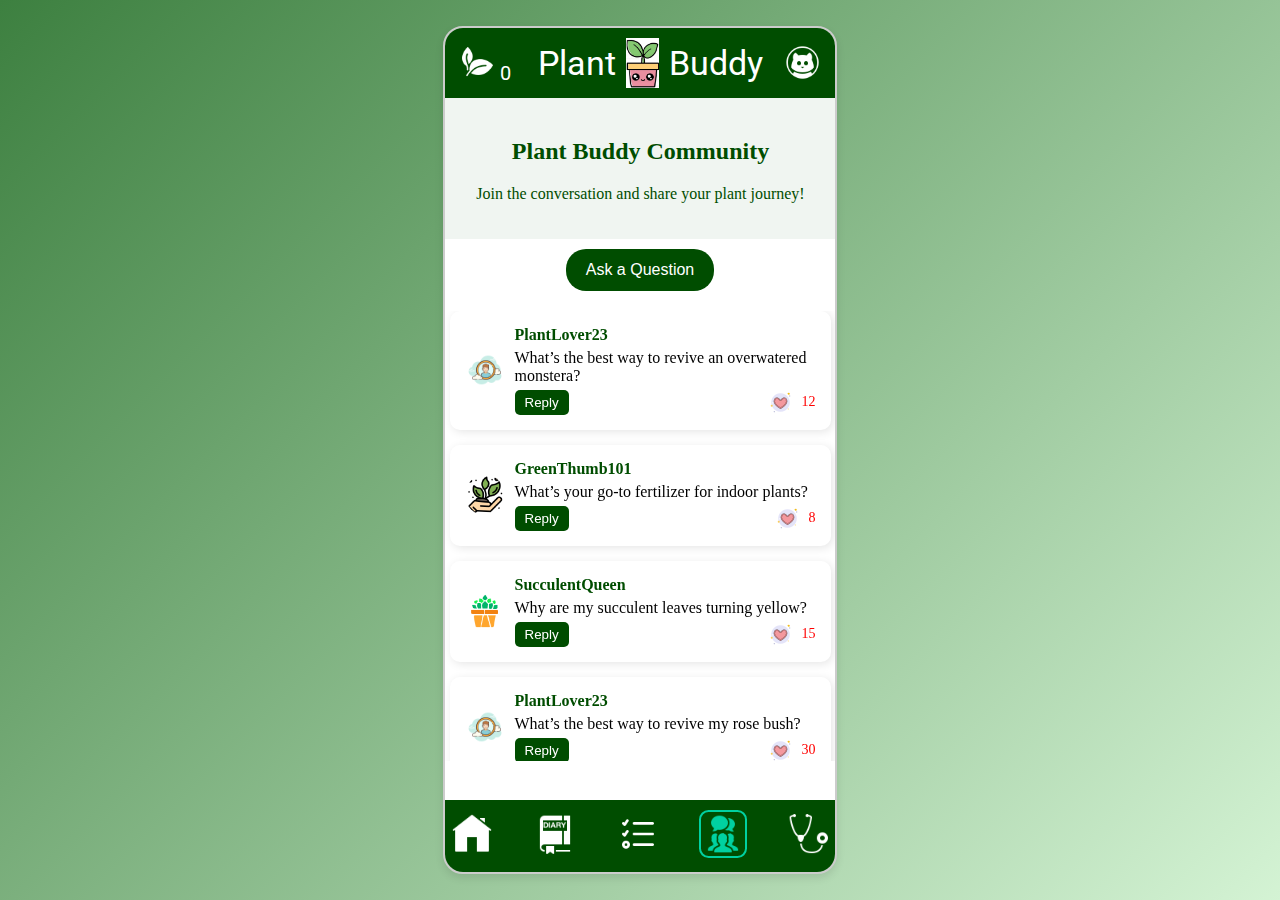
<file: community.html>
<!DOCTYPE html>

<html lang="en">
  <head>
    <head>
      <meta charset="UTF-8" />
      <meta name="viewport" content="width=device-width, initial-scale=1.0" />
      <link href="index.css" rel="stylesheet" />
      <link href="community.css" rel="stylesheet" />
      <link rel="icon" type="image/png" href="images/logo.png" />
      <title>Plant Buddy</title>
    </head>
  </head>

  <body class="background">
    <div class="phone-screen">
      <div class="logo-container">
        <div class="streak">
          <img src="images/leaf-white.png" alt="leaf" class="leaf" />
          <span>0</span>
        </div>

        <div class="logo-center">
          <span>Plant</span>
          <img src="images/logo.png" alt="logo" class="logo" />
          <span>Buddy</span>
        </div>

        <div class="profile">
          <a href="profile.html">
            <img src="images/profile-white.png" alt="profile" class="profile" />
          </a>
        </div>
      </div>

      <div class="community-container">
        <div class="community-header">
          <h2>Plant Buddy Community</h2>
          <p>Join the conversation and share your plant journey!</p>
        </div>

        <div class="ask-button">
          <button class="ask-question-btn">Ask a Question</button>
        </div>

        <div class="community-content">
          <!-- First Question -->
          <div class="community-post">
            <img
              src="images/community/profile-pic-1.png"
              alt="User"
              class="user-icon"
            />
            <div class="post-content">
              <h4 class="username">PlantLover23</h4>
              <p class="question">
                What’s the best way to revive an overwatered monstera?
              </p>
              <div class="post-actions">
                <button class="reply-btn">Reply</button>
                <span class="likes">
                  <img
                    src="images/community/heart.png"
                    alt="heart"
                    class="heart-icon"
                  />
                  12
                </span>
              </div>
            </div>
          </div>

          <!-- Second Question -->
          <div class="community-post">
            <img
              src="images/community/profile-pic-3.png"
              alt="User"
              class="user-icon"
            />
            <div class="post-content">
              <h4 class="username">GreenThumb101</h4>
              <p class="question">
                What’s your go-to fertilizer for indoor plants?
              </p>
              <div class="post-actions">
                <button class="reply-btn">Reply</button>
                <span class="likes">
                  <img
                    src="images/community/heart.png"
                    alt="heart"
                    class="heart-icon"
                  />
                  8
                </span>
              </div>
            </div>
          </div>

          <!-- Third Question -->
          <div class="community-post">
            <img
              src="images/community/profile-pic-2.png"
              alt="User"
              class="user-icon"
            />
            <div class="post-content">
              <h4 class="username">SucculentQueen</h4>
              <p class="question">
                Why are my succulent leaves turning yellow?
              </p>
              <div class="post-actions">
                <button class="reply-btn">Reply</button>
                <span class="likes">
                  <img
                    src="images/community/heart.png"
                    alt="heart"
                    class="heart-icon"
                  />
                  15
                </span>
              </div>
            </div>
          </div>

          <!-- Fourth Question -->
          <div class="community-post">
            <img
              src="images/community/profile-pic-1.png"
              alt="User"
              class="user-icon"
            />
            <div class="post-content">
              <h4 class="username">PlantLover23</h4>
              <p class="question">
                What’s the best way to revive my rose bush?
              </p>
              <div class="post-actions">
                <button class="reply-btn">Reply</button>
                <span class="likes">
                  <img
                    src="images/community/heart.png"
                    alt="heart"
                    class="heart-icon"
                  />
                  30
                </span>
              </div>
            </div>
          </div>
        </div>
      </div>

      <div class="nav-bar">
        <a href="index.html" class="nav-link">
          <img src="images/home-white.png" alt="home" class="nav-icon" />
        </a>
        <a href="journal.html" class="nav-link">
          <img src="images/journal-white.png" alt="journal" class="nav-icon" />
        </a>
        <a href="todo.html" class="nav-link">
          <img
            src="images/to-do-list-white.png"
            alt="to-do-list"
            class="nav-icon"
          />
        </a>
        <a href="community.html" class="nav-link">
          <img
            src="images/community-white.png"
            alt="community"
            class="nav-icon"
          />
        </a>
        <a href="plantdoc.html" class="nav-link">
          <img
            src="images/stethoscope-white.png"
            alt="plantdoc"
            class="nav-icon"
          />
        </a>
      </div>
    </div>

    <script src="index/nav-bar.js"></script>
    <script src="js/streak.js"></script>
    <script src="js/community.js"></script>
  </body>
</html>
</file>
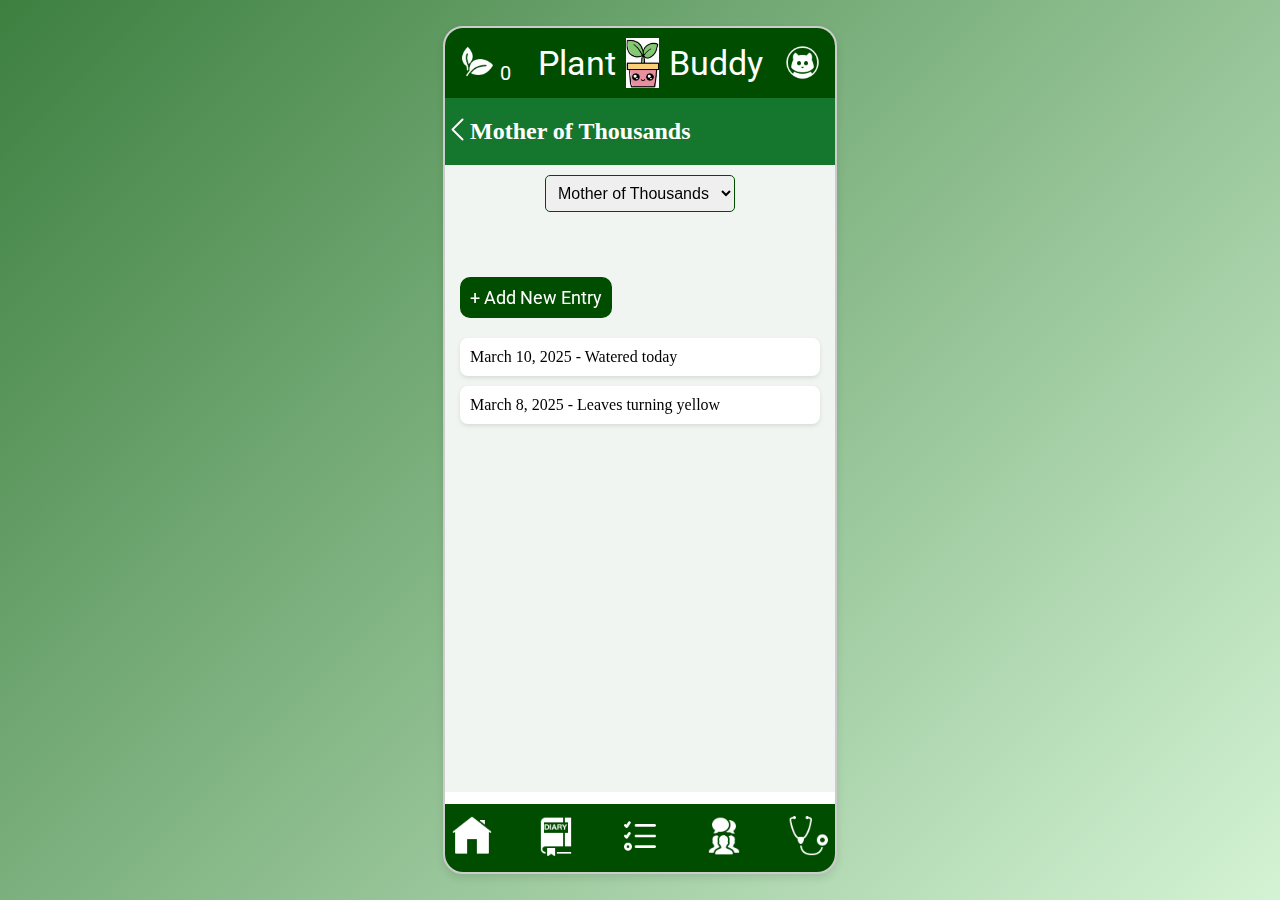
<file: entries.html>
<!DOCTYPE html>
<html lang="en">
  <head>
    <meta charset="UTF-8" />
    <meta name="viewport" content="width=device-width, initial-scale=1.0" />
    <link href="index.css" rel="stylesheet" />
    <link href="entries.css" rel="stylesheet" />
    <link rel="icon" type="image/png" href="images/logo.png" />
    <title>Plant Journal</title>
  </head>
  <body class="background">
    <div class="phone-screen">
      <div class="logo-container">
        <div class="streak">
          <img src="images/leaf-white.png" alt="leaf" class="leaf" />
          <span>0</span>
        </div>

        <div class="logo-center">
          <span>Plant</span>
          <img src="images/logo.png" alt="logo" class="logo" />
          <span>Buddy</span>
        </div>

        <div class="profile">
          <a href="profile.html">
            <img src="images/profile-white.png" alt="profile" class="profile" />
          </a>
        </div>
      </div>

      <div class="journal-container">
        <!-- Journal Header -->
        <div class="journal-header">
          <a href="journal.html">
            <img
              id="backbutton"
              src="images/diagnosis/back-button.png"
              alt="back"
              class="back-btn"
            />
          </a>
          <h2 id="journalPlantTitle"></h2>
        </div>

        <!-- Dropdown to switch between plants -->
        <div class="dropdown-container">
          <select id="plantDropdown"></select>
        </div>

        <!-- Journal Entries -->
        <div class="journal-content">
          <button class="add-entry-btn">+ Add New Entry</button>
          <div class="entries-list" id="entriesContainer"></div>
        </div>
      </div>

      <div class="nav-bar">
        <a href="index.html" class="nav-link">
          <img src="images/home-white.png" alt="home" class="nav-icon" />
        </a>
        <a href="journal.html" class="nav-link">
          <img src="images/journal-white.png" alt="journal" class="nav-icon" />
        </a>
        <a href="todo.html" class="nav-link">
          <img
            src="images/to-do-list-white.png"
            alt="to-do-list"
            class="nav-icon"
          />
        </a>
        <a href="community.html" class="nav-link">
          <img
            src="images/community-white.png"
            alt="community"
            class="nav-icon"
          />
        </a>
        <a href="plantdoc.html" class="nav-link">
          <img
            src="images/stethoscope-white.png"
            alt="plantdoc"
            class="nav-icon"
          />
        </a>
      </div>
    </div>

    <script src="js/journal-db.js"></script>
    <script src="js/entries.js"></script>
  </body>
</html>
</file>
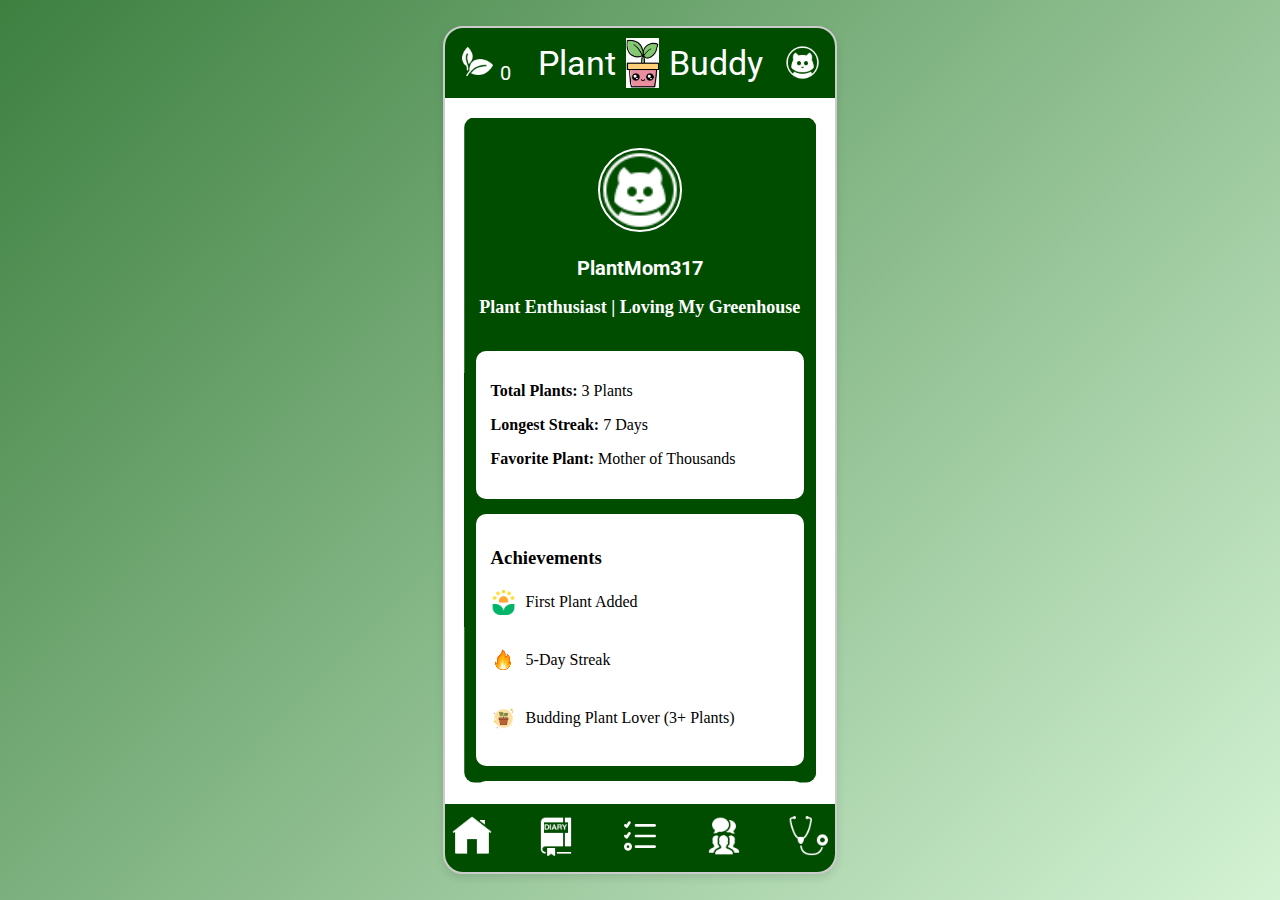
<file: profile.html>
<!DOCTYPE html>

<html lang="en">
  <head>
    <head>
      <meta charset="UTF-8" />
      <meta name="viewport" content="width=device-width, initial-scale=1.0" />
      <link href="index.css" rel="stylesheet" />
      <link href="profile.css" rel="stylesheet" />
      <link rel="icon" type="image/png" href="images/logo.png" />
      <title>Plant Buddy</title>
    </head>
  </head>

  <body class="background">
    <div class="phone-screen">
      <div class="logo-container">
        <div class="streak">
          <img src="images/leaf-white.png" alt="leaf" class="leaf" />
          <span>0</span>
        </div>

        <div class="logo-center">
          <span>Plant</span>
          <img src="images/logo.png" alt="logo" class="logo" />
          <span>Buddy</span>
        </div>

        <div class="profile">
          <a href="profile.html">
            <img src="images/profile-white.png" alt="profile" class="profile" />
          </a>
        </div>
      </div>

      <!-- Main Profile Section -->
      <div class="profile-container">
        <div class="profile-header">
          <img
            src="images/profile-white.png"
            alt="profile"
            class="profile-image"
          />
          <h2 class="profile-name">PlantMom317</h2>
          <p class="profile-info">Plant Enthusiast | Loving My Greenhouse</p>
        </div>

        <div class="profile-stats">
          <p><strong>Total Plants:</strong> 3 Plants</p>
          <p><strong>Longest Streak:</strong> 7 Days</p>
          <p><strong>Favorite Plant:</strong> Mother of Thousands</p>
        </div>

        <div class="achievements">
          <h3>Achievements</h3>
          <div class="achievement-item">
            <img
              src="images/profile/plant.png"
              alt="First Plant"
              class="achievement-icon"
            />
            <p>First Plant Added</p>
          </div>
          <div class="achievement-item">
            <img
              src="images/profile/fire.png"
              alt="5-Day Streak"
              class="achievement-icon"
            />
            <p>5-Day Streak</p>
          </div>
          <div class="achievement-item">
            <img
              src="images/profile/potted-plant.png"
              alt="Budding Plant Lover"
              class="achievement-icon"
            />
            <p>Budding Plant Lover (3+ Plants)</p>
          </div>
        </div>

        <div class="settings">
          <h3>Settings</h3>
          <div class="setting-item">
            <img
              src="images/profile/light-mode.png"
              alt="Light Mode"
              class="setting-icon"
            />
            <p>Light Mode: <span>Enabled</span></p>
          </div>
          <div class="setting-item">
            <img
              src="images/profile/notification.png"
              alt="Notifications"
              class="setting-icon"
            />
            <p>Notifications: <span>On</span></p>
          </div>
          <div class="setting-item">
            <img
              src="images/profile/view.png"
              alt="Default Plant View"
              class="setting-icon"
            />
            <p>Default Plant View: <span>Grid</span></p>
          </div>
        </div>
      </div>

      <div class="nav-bar">
        <a href="index.html" class="nav-link">
          <img src="images/home-white.png" alt="home" class="nav-icon" />
        </a>
        <a href="journal.html" class="nav-link">
          <img src="images/journal-white.png" alt="journal" class="nav-icon" />
        </a>
        <a href="todo.html" class="nav-link">
          <img
            src="images/to-do-list-white.png"
            alt="to-do-list"
            class="nav-icon"
          />
        </a>
        <a href="community.html" class="nav-link">
          <img
            src="images/community-white.png"
            alt="community"
            class="nav-icon"
          />
        </a>
        <a href="plantdoc.html" class="nav-link">
          <img
            src="images/stethoscope-white.png"
            alt="plantdoc"
            class="nav-icon"
          />
        </a>
      </div>
    </div>

    <script src="index/nav-bar.js"></script>
    <script src="js/streak.js"></script>
  </body>
</html>
</file>
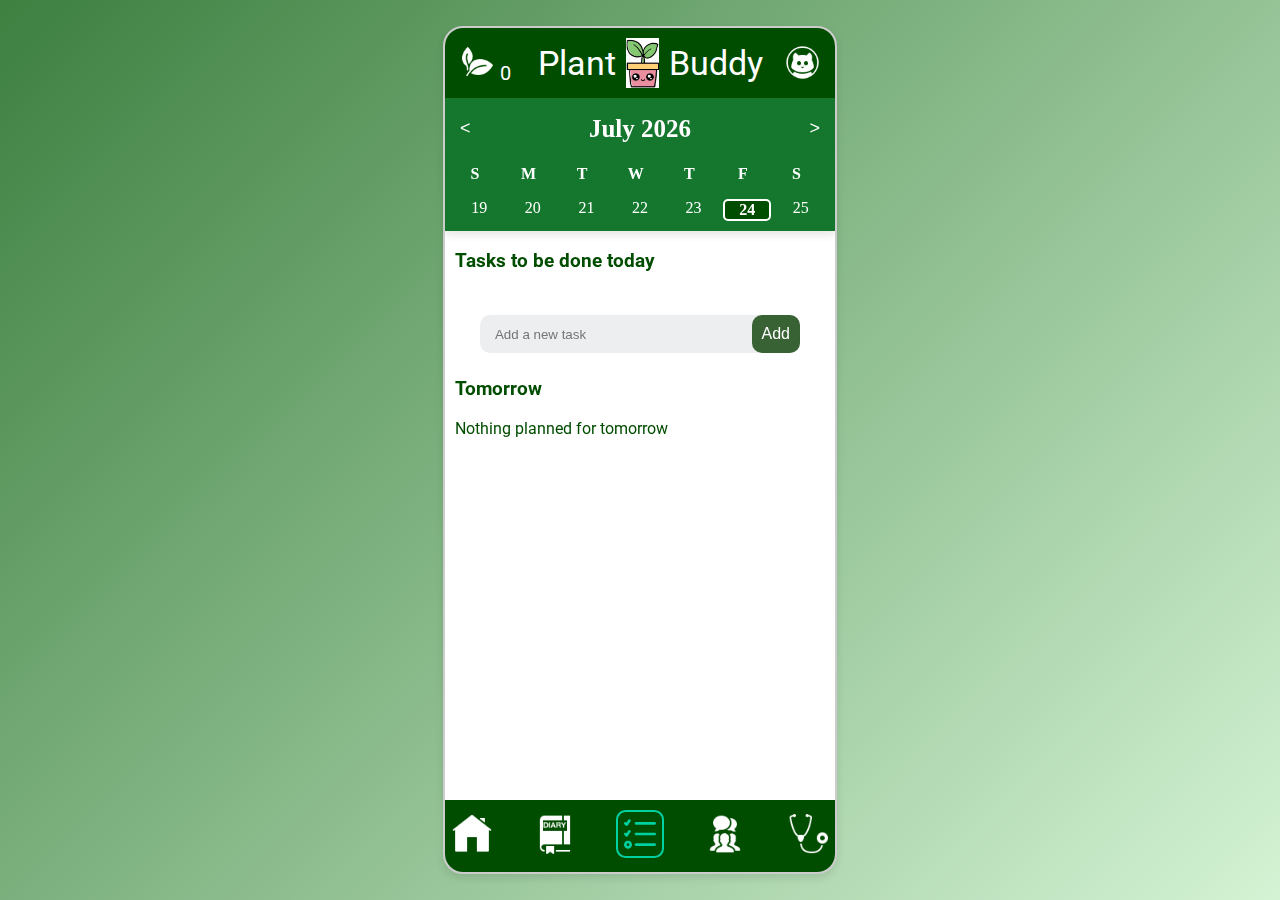
<file: todo.html>
<!DOCTYPE html>

<html lang="en">
  <head>
      <meta charset="UTF-8" />
      <meta name="viewport" content="width=device-width, initial-scale=1.0" />
      <link href="index.css" rel="stylesheet" />
      <link href="to-do.css" rel="stylesheet" />
      <link rel="icon" type="image/png" href="images/logo.png" />
      <title>Plant Buddy</title>
  </head>

  <body class="background">
    <div class="phone-screen">
      <div class="logo-container">
        <!-- streak -->
        <div class="streak">
          <img src="images/leaf-white.png" alt="leaf" class="leaf" />
          <span>0</span>
        </div>

        <!-- logo -->
        <div class="logo-center">
          <span>Plant</span>
          <img src="images/logo.png" alt="logo" class="logo" />
          <span>Buddy</span>
        </div>

        <!-- profile -->
        <div class="profile">
          <a href="profile.html">
            <img src="images/profile-white.png" alt="profile" class="profile" />
          </a>
        </div>
      </div>

      <!-- Home screen -->
      <div class="home-container">
        <!-- Dynamic Calendar -->
        <div class="calendar-container">
          <div class="calendar-header">
            <button id="prevWeek">&lt;</button>
            <span id="monthYear"></span>
            <button id="nextWeek">&gt;</button>
          </div>
          <div class="calendar-grid">
            <div class="day-label">S</div>
            <div class="day-label">M</div>
            <div class="day-label">T</div>
            <div class="day-label">W</div>
            <div class="day-label">T</div>
            <div class="day-label">F</div>
            <div class="day-label">S</div>
          </div>
          <div class="calendar-week" id="weekDays"></div>
        </div>

        <!-- Greenhouse -->
      </div>

      <!-- Navigation Bar at the bottom of the screen -->
      <div class="nav-bar">
        <a href="index.html" class="nav-link">
          <img src="images/home-white.png" alt="home" class="nav-icon" />
        </a>
        <a href="journal.html" class="nav-link">
          <img src="images/journal-white.png" alt="journal" class="nav-icon" />
        </a>
        <a href="todo.html" class="nav-link">
          <img
            src="images/to-do-list-white.png"
            alt="to-do-list"
            class="nav-icon"
          />
        </a>
        <a href="community.html" class="nav-link">
          <img
            src="images/community-white.png"
            alt="community"
            class="nav-icon"
          />
        </a>
        <a href="plantdoc.html" class="nav-link">
          <img
            src="images/stethoscope-white.png"
            alt="plantdoc"
            class="nav-icon"
          />
        </a>
      </div>
      <!-- Task to-do list -->
       <div class="to-do">
          <div class="to-do_today">
            <h3>Tasks to be done today</h3>
            <ul id="list-container"></ul>
            <div class="row">
              <input type="text" id="input-box" placeholder=" Add a new task" />
              <button id="addButton">Add</button>
            </div>
          </div>

          <div class="to-do_upcoming">
            <h3> Tomorrow </h3>
            <!-- change form upcoming to tomorrow or on a date -->
            <ul id="upcoming"></ul>
          </div>
        </div>
    </div>

    <!-- Identifies active page -->
    <script src="index/nav-bar.js"></script>
    <script src="index/calendar.js"></script>
    <script src="js/to-do.js"></script>
  </body>
</html>
</file>
<file: index.css>
@import url("https://fonts.googleapis.com/css2?family=Roboto:wght@700&display=swap");

.background {
  /* background-image: url("images/background.png"); */
  background: linear-gradient(135deg, #3d8040, #d4f3d4);
  height: 100vh; /* Full viewport height */
  background-position: center 0; /* Start at the top */
  background-size: cover; /* Cover the viewport */
  background-repeat: no-repeat;
  position: fixed; /* Keep it in place */
  top: 0;
  left: 0;
  width: 100%; /* Full width */
  z-index: -1; /* Push behind content */
}

body,
html {
  margin: 0;
  padding: 0;
  height: 100%;
  display: grid;
  place-items: center;
  overflow: auto;
  box-sizing: border-box;
}

::-webkit-scrollbar {
  width: 5px;
}

::-webkit-scrollbar-thumb {
  background-color: #004d00;
  border-radius: 10px;
}

.phone-screen {
  width: 390px; /* Typical width of a phone screen */
  max-width: 100%;
  height: 844px; /* Typical height of a phone screen */
  background-color: rgb(255, 255, 255);
  border: 2px solid #ccc;
  border-radius: 20px;
  box-shadow: 0 4px 8px rgba(0, 0, 0, 0.1);
  position: relative;
  overflow: hidden;
}

.logo-container {
  display: flex;
  align-items: center;
  justify-content: space-between;
  position: absolute;
  top: 0;
  left: 50%;
  transform: translateX(-50%);
  width: 100%;
  padding: 10px 15px;
  background-color: #004d00;
  box-sizing: border-box;
}

.logo-center {
  display: flex;
  align-items: center;
  gap: 10px;
}

.streak,
.profile {
  display: flex;
  align-items: center;
  gap: 5px;
}

.streak img,
.profile img {
  max-width: 35px;
  max-height: 35px;
  object-fit: contain;
}

.logo-center span {
  font-family: "Roboto", sans-serif;
  font-size: 34px;
  color: white;
  margin: 0;
}

.streak span {
  font-family: "Roboto", sans-serif;
  font-size: 20px;
  color: white;
  margin: 20px 5px 0 0;
}

img.logo {
  max-width: 50px;
  max-height: 50px;
  object-fit: contain;
}

.nav-bar {
  position: absolute;
  bottom: 0;
  left: 0;
  right: 0;
  display: flex;
  justify-content: space-between;
  align-items: center;
  background-color: #004d00;
  padding: 10px 5px;
}

img.nav-icon {
  max-width: 40px;
  max-height: 40px;
  padding: 2px;
}

img.nav-icon:hover {
  filter: invert(50%) sepia(100%) saturate(500%) hue-rotate(120deg);
}

.nav-link.active .nav-icon {
  filter: invert(50%) sepia(100%) saturate(500%) hue-rotate(120deg);
  border: 2.5px solid #ddd;
  border-radius: 20%;
  opacity: 2;
  transition: all 0.3s ease;
}

/* Home Screen Specific */
/* Calendar Container */
.calendar-container {
  max-width: 390px; /* Match phone screen */
  margin: 70px 0 0 0;
  background-color: rgb(20, 119, 45);
  padding: 10px;
  box-shadow: 0 4px 8px rgba(0, 0, 0, 0.1);
  text-align: center;
}

/* Calendar Header (Month Navigation) */
.calendar-header {
  display: flex;
  justify-content: space-between;
  align-items: center;
  font-size: 25px;
  font-weight: bold;
  padding: 5px 0;
  color: white;
}

#monthYear {
  position: absolute;
  left: 50%;
  transform: translateX(-50%);
  font-size: 25px;
  font-weight: bold;
  color: white;
}

.calendar-header button {
  background: none;
  border: none;
  font-size: 18px;
  cursor: pointer;
  padding: 5px;
  color: white;
}

/* Calendar Grid */
.calendar-grid {
  display: grid;
  grid-template-columns: repeat(7, 1fr);
  gap: 5px;
  padding: 5px 0;
  font-weight: bold;
  color: white;
}

.day-label {
  text-align: center;
  font-size: 16px;
}

.calendar-week {
  display: grid;
  grid-template-columns: repeat(7, 1fr);
  gap: 5px;
  color: white;
  cursor: pointer;
  transition: all 0.3s ease;
}

/* Highlight Selected Date */
.calendar-week div.selected {
  background-color: #004d00;
  color: white;
  font-weight: bold;
  border: 2px solid white;
  border-radius: 5px;
}

/* Checked (Completed) Date */
.calendar-week div.checked {
  background-color: #008000; /* Green when checked */
  color: white;
}

/* Calendar Day Cells */
.calendar-grid div {
  width: 40px;
  height: 40px;
  display: flex;
  align-items: center;
  justify-content: center;
  border-radius: 5px;
  font-size: 16px;
  font-weight: bold;
  cursor: pointer;
  transition: all 0.3s ease;
}

/* Highlight selected date */
.calendar-grid div.selected {
  background-color: #004d00;
  color: white;
}

/* Greenhouse Container */
.greenhouse-title {
  display: block;
  font-family: "Roboto", sans-serif;
  font-size: 25px;
  margin-top: 5px;
  padding: 10px;
  background-color: #f0f5f1;
}

.greenhouse-grid {
  display: grid;
  grid-template-columns: repeat(2, 1fr); /* Two equal columns */
  gap: 15px; /* Space between grid items */
  max-height: 500px;
  overflow-y: auto;
  padding: 10px;
  background-color: #f0f5f1;
}

/* Style for each plant container */
.plant {
  display: flex;
  flex-direction: column;
  align-items: flex-start;
  position: relative;
  background-color: white;
  padding: 10px;
  border-radius: 10px;
  box-shadow: 0 4px 8px rgba(0, 0, 0, 0.1);
  cursor: pointer;
}

.plant:hover{
  box-shadow: 0 0 15px #28a745;
  transform: scale(1.02);
  opacity: 0.9;
}

/* Position the menu container inside the plant card */
.menu-container {
  position: absolute;
  bottom: 10px;
  right: 10px;
  cursor: pointer;
}

/* Style the menu icon */
.menu-icon {
  width: 24px;
  height: 24px;
}

/* Dropdown menu (hidden by default) */
.menu-dropdown {
  position: absolute;
  bottom: 30px;
  right: 0;
  background: white;
  border: 1px solid #ccc;
  border-radius: 5px;
  box-shadow: 0 4px 8px rgba(0, 0, 0, 0.1);
  display: none; /* Hide by default */
  flex-direction: column;
  z-index: 100;
}

/* Style the dropdown buttons */
.menu-dropdown button {
  background: none;
  border: none;
  padding: 8px 12px;
  cursor: pointer;
  width: 100%;
  text-align: left;
}

/* Hover effect for buttons */
.menu-dropdown button:hover {
  background-color: #f0f0f0;
}

/* Show menu on hover */
.menu-container:hover .menu-dropdown {
  display: flex;
}

.plant span {
  text-align: left;
  width: 100%;
}

/* Plant Image Styling */
.plant-image {
  width: 150px;
  height: 200px;
  object-fit: cover;
  border-radius: 10px;
  margin: 0 auto;
}

/* Plant Name Styling */
.plant-pet-name {
  display: block;
  text-align: left;
  margin-top: 5px;
  font-size: 20px;
  font-weight: bold;
  color: #004d00;
}

.plant-name {
  display: block;
  text-align: left;
  margin-top: 5px;
  font-size: 18px;
}

.date-container {
  display: block;
  gap: 5px;
  width: 100%;
}

.date-title {
  display: block;
  text-align: left;
  margin-top: 5px;
  font-size: 15px;
  font-weight: bold;
}

.date {
  font-size: 15px;
}

.plant-add {
  display: flex;
  justify-content: center;
  align-items: center;
  width: 100%;
  max-width: 155px;
  height: 300px;
  padding: 10px;
  border-radius: 10px;
  box-shadow: 0 4px 8px rgba(0, 0, 0, 0.1);
  background-color: #f0fff0; /* Light green */
  border: 2px dashed #004d00; /* Dashed border effect */
  cursor: pointer;
}

.plant-plus {
  font-size: 50px;
  font-weight: bold;
  color: #004d00;
}

.plant-image-preview {
  width: 100px;
  height: 100px;
  object-fit: cover;
  border-radius: 10px;
}

.plant-form-overlay {
  display: none;
  position: absolute;
  top: 0;
  left: 0;
  width: 100%;
  height: 100%;
  background: rgba(0, 0, 0, 0.5);
  z-index: 10;
  border-radius: 20px;
}

.plant-form-container {
  display: none;
  position: absolute;
  top: 50%;
  left: 50%;
  transform: translate(-50%, -50%);
  background: white;
  padding: 20px;
  border-radius: 10px;
  box-shadow: 0 4px 8px rgba(0, 0, 0, 0.2);
  z-index: 11;
  width: 90%;
  max-width: 250px;
}

/* Form styling */
#plantForm {
  display: flex;
  flex-direction: column;
}

#plantForm label {
  margin-top: 10px;
  font-weight: bold;
}

#plantForm input {
  padding: 8px;
  margin-top: 5px;
  border: 1px solid #ccc;
  border-radius: 5px;
}

#plantForm button {
  margin-top: 15px;
  padding: 10px;
  border: none;
  cursor: pointer;
  border-radius: 5px;
}

/* Button styles */
#plantForm button[type="submit"] {
  background-color: #004d00;
  color: white;
}

#cancelBtn {
  background-color: red;
  color: white;
}

/* Plant Info Modal */
.plant-info-container {
  display: none;
  position: absolute;
  z-index: 1000;
  top: 45%;
  left: 50%;
  transform: translate(-50%, -50%);
  width: 90%;
  max-width: 325px;
  background-color: white;
  padding: 20px;
  border-radius: 10px;
  box-shadow: 0px 4px 8px rgba(0, 0, 0, 0.2);
  text-align: center;
}

.close-modal {
  position: absolute;
  top: 10px;
  right: 15px;
  font-size: 24px;
  font-weight: bold;
  color: #000000;
  cursor: pointer;
}

.close-modal:hover {
  color: #ff0000;
}

.plant-title {
  color: #004d00;
  font-size: 23px;
  font-weight: bold;
  margin-top: 5px;
  margin-bottom: 15px;
}

.plant-info-image-preview {
  width: 125px;
  height: 200px;
  object-fit: cover;
  border-radius: 10px;
}

.plant-details {
  overflow-y: auto;
  max-height: 350px;
}

.plant-details p {
  font-size: 17px;
  color: #000000;
  margin: 5px 0;
}

p.toxicity-container {
  display: flex;
  align-items: center;
  justify-content: center;
  gap: 8px;
  width: 100%;
  font-family: "Roboto", sans-serif;
  color: red;
}

.warning-icon {
  width: 25px;
  height: 25px;
  flex-shrink: 0;
}

.section-title {
  font-family: "Roboto", sans-serif;
  font-size: 20px;
  margin: 20px 0 0 0;
}

#modalCommonProbs,
#modalIncompatiblePlants {
  margin-top: 5px;
  padding-top: 0;
  font-size: 17px;
}

ul {
  padding-right: 10px;
}
</file>
<file: community.css>
::-webkit-scrollbar {
  width: 5px;
}

::-webkit-scrollbar-thumb {
  background-color: #004d00;
  border-radius: 10px;
}

.community-header {
  position: sticky;
  top: 0;
  background-color: #f0f5f1;
  width: 90%;
  margin: auto;
  text-align: center;
  margin-top: 70px;
  padding: 20px;
  color: #004d00;
  z-index: 1000;
}

.community-content {
  display: flex;
  flex-direction: column;
  gap: 15px;
  margin-top: 20px;
  overflow-y: auto;
  max-height: 450px;
}

.community-post {
  display: flex;
  align-items: center;
  background: white;
  padding: 15px;
  border-radius: 10px;
  box-shadow: 2px 2px 10px rgba(0, 0, 0, 0.1);
  width: 90%;
  margin: auto;
}

.user-icon {
  width: 40px;
  height: 40px;
  border-radius: 50%;
  margin-right: 10px;
}

.post-content {
  flex: 1;
}

.username {
  font-weight: bold;
  color: #004d00;
  margin: 0;
}

.question {
  margin: 5px 0;
}

.post-actions {
  display: flex;
  justify-content: space-between;
  align-items: center;
}

.reply-btn {
  background: #004d00;
  color: white;
  padding: 5px 10px;
  border: none;
  border-radius: 5px;
  cursor: pointer;
}

.likes {
  font-size: 14px;
  color: #ff0000;
}

.heart-icon {
  width: 25px;
  height: 25px;
  vertical-align: middle;
  margin-right: 5px;
}

.ask-button {
  display: flex;
  justify-content: center;
  margin: 10px 0;
}

.ask-question-btn {
  background-color: #004d00; /* Green color */
  color: white;
  border: none;
  padding: 12px 20px;
  border-radius: 20px; /* Rounded edges */
  font-size: 16px;
  cursor: pointer;
  transition: background 0.3s ease;
}

.ask-question-btn:hover {
  background-color: #006400; /* Darker green on hover */
}
</file>
<file: entries.css>
.journal-container {
  top: 0;
  margin-top: 70px;
  align-items: center;
  background-color: #f0f5f1;
}

.journal-header {
  display: flex;
  align-items: center;
  background-color: rgb(20, 119, 45);
  color: white;
}

.back-btn {
  width: 25px;
  height: 25px;
  cursor: pointer;
}

.dropdown-container {
  text-align: center;
  margin-top: 10px;
}

#plantDropdown {
  padding: 8px;
  font-size: 16px;
  border-radius: 5px;
  border: 1px solid #004d00;
}

.journal-content {
  padding: 15px;
  height: 550px;
}

button {
  border: none;
  outline: none;
  background-color: #004d00;
  padding: 10px;
  color: rgb(255, 255, 255);
  border-radius: 10px;
  cursor: pointer;
  font-weight: 15px;
  font-size: 18px;
}

button:hover {
  background-color: #386134;
}

.add-entry-btn {
  font-family: "Roboto", sans-serif;
  margin-top: 50px;
  margin-bottom: 10px;
}

.entries-list {
  margin-top: 10px;
  display: flex;
  flex-direction: column;
  gap: 10px;
}

.entry-card {
  background-color: white;
  padding: 10px;
  border-radius: 8px;
  box-shadow: 0px 2px 4px rgba(0, 0, 0, 0.1);
  cursor: pointer;
}
</file>
<file: profile.css>
/* Center Profile Section */
::-webkit-scrollbar {
  width: 5px;
}

::-webkit-scrollbar-thumb {
  background-color: #ffffff;
  border-radius: 10px;
}

.profile-container {
  position: absolute;
  top: 50%;
  left: 50%;
  transform: translate(-50%, -50%);
  background-color: #004d00;
  border-radius: 10px;
  width: 85%;
  max-height: 625px;
  overflow-y: auto;
  padding: 30px 10px 10px;
  text-align: center;
  display: flex;
  flex-direction: column;
  align-items: center;
  justify-content: flex-start;
}

/* Profile Image in Main Section */
.profile-image {
  width: 80px;
  height: 80px;
  border-radius: 50%;
  border: 2px solid white;
  margin-bottom: 10px;
}

/* Profile Name */
.profile-name {
  font-family: "Roboto", sans-serif;
  font-size: 20px;
  font-weight: bold;
  margin-top: 10px;
  color: white;
}

/* Profile Info Text */
.profile-info {
  margin-top: 0;
  font-weight: bold;
  font-size: 18px;
  color: rgb(255, 255, 255);
}

/* Profile Icon in Header */
.profile-icon {
  width: 40px;
  height: 40px;
  border-radius: 50%;
}

.profile-stats,
.achievements,
.settings {
  background: white;
  color: black;
  border-radius: 10px;
  padding: 15px;
  margin-top: 15px;
  width: 90%;
  text-align: left;
}

h3 {
  margin-bottom: 8px;
}

ul {
  padding-left: 20px;
}

.settings span {
  font-weight: bold;
}

.achievement-item {
  display: flex;
  align-items: center;
  gap: 10px;
  margin: 8px 0;
}

.achievement-icon {
  width: 25px;
  height: 25px;
  flex-shrink: 0;
}

.setting-item {
  display: flex;
  align-items: center;
  gap: 10px;
  margin: 8px 0;
}

.setting-icon {
  width: 25px;
  height: 25px;
  flex-shrink: 0;
}
</file>
<file: to-do.css>
@import url("https://fonts.googleapis.com/css2?family=Roboto:wght@700&display=swap");

.list-container,
.to-do_upcoming, .to-do_today {
  font-family: "Roboto", sans-serif;
  color: #004d00;
}

#list-container li {
  font-family: "Roboto", sans-serif;
  color: black;
}

.week {
  width: 100%;
  background-color: white;
  margin: 100px auto 20px;
  padding: 40px 30px 70px;
}

.week h3 {
  display: flex;
  align-items: center;
  justify-content: center;
}

.to-do {
  padding-left: 10px;
  padding-right: 10px;
}

.to-do_today {
  width: 100%;
  margin: auto;
  background-color: white;
}

.to-do_upcoming {
  background-color: white;
}

.row {
  display: flex;
  align-items: center;
  justify-content: space-between;
  background-color: #edeef0;
  border-radius: 10px;
  padding-left: 10px;
  margin: 25px;
}

input {
  flex: 1;
  border: none;
  outline: none;
  background: transparent;
  font-weight: 14px;
}

.row button {
  border: none;
  outline: none;
  background-color: #386134;
  padding: 10px;
  color: #fff;
  border-radius: 10px;
  cursor: pointer;
  font-weight: 10px;
  font-size: 16px;
}

.row button:hover {
  background-color: #849884;
}

ul {
  display: flex;
  flex-direction: column;
  /*align-items: start; /* Centers list items horizontally */
  padding: 0;
}

ul li {
  list-style: none;
  font-size: 16px;
  padding: 12px 0px 12px 50px;
  margin: 10px;
  user-select: none;
  cursor: pointer;
  position: relative;
  border-radius: 10px;
  background-color: #f0fcf1;
}

.to-do_today li::before {
  content: "";
  position: absolute;
  height: 28px;
  width: 28px;
  border-radius: 50%;
  background-image: url(images/unchecked.png);
  background-size: cover;
  background-position: center;
  top: 12px;
  left: 8px;
}

.to-do_today li.checked {
  align-items: center;
  color: #555;
  text-decoration: line-through;
}

.to-do_today li.checked::before {
  background-image: url(images/checked.png);
}

ul li span {
  position: absolute;
  right: 0px;
  top: 50%;

  transform: translateY(-50%);

  width: 40px;
  height: 40px;
  font-size: 22px;
  color: #555;
  line-height: 40px;
  text-align: center;
}

ul li span:hover {
  background-color: #E8F2E9;
  border-radius: 25%;
}

ul li button {
  position: absolute;
  right: 40px;
  top: 50%;

  transform: translateY(-50%);
  border: none;
  background: transparent;
  background-image: url(images/to-do-edit.png);
  background-size: 17px;
  background-repeat: no-repeat;
  background-position: center;
  
  cursor: pointer;
  width: 40px;
  height: 40px;
  font-size: 22px;
  color: #555;
  line-height: 40px;
  text-align: center;
}

ul li button:hover {
  background-color: #E8F2E9;
  border-radius: 25%;
}

ul li button.editBtn {
  background-image: url(images/edit-done.png);
}
</file>
